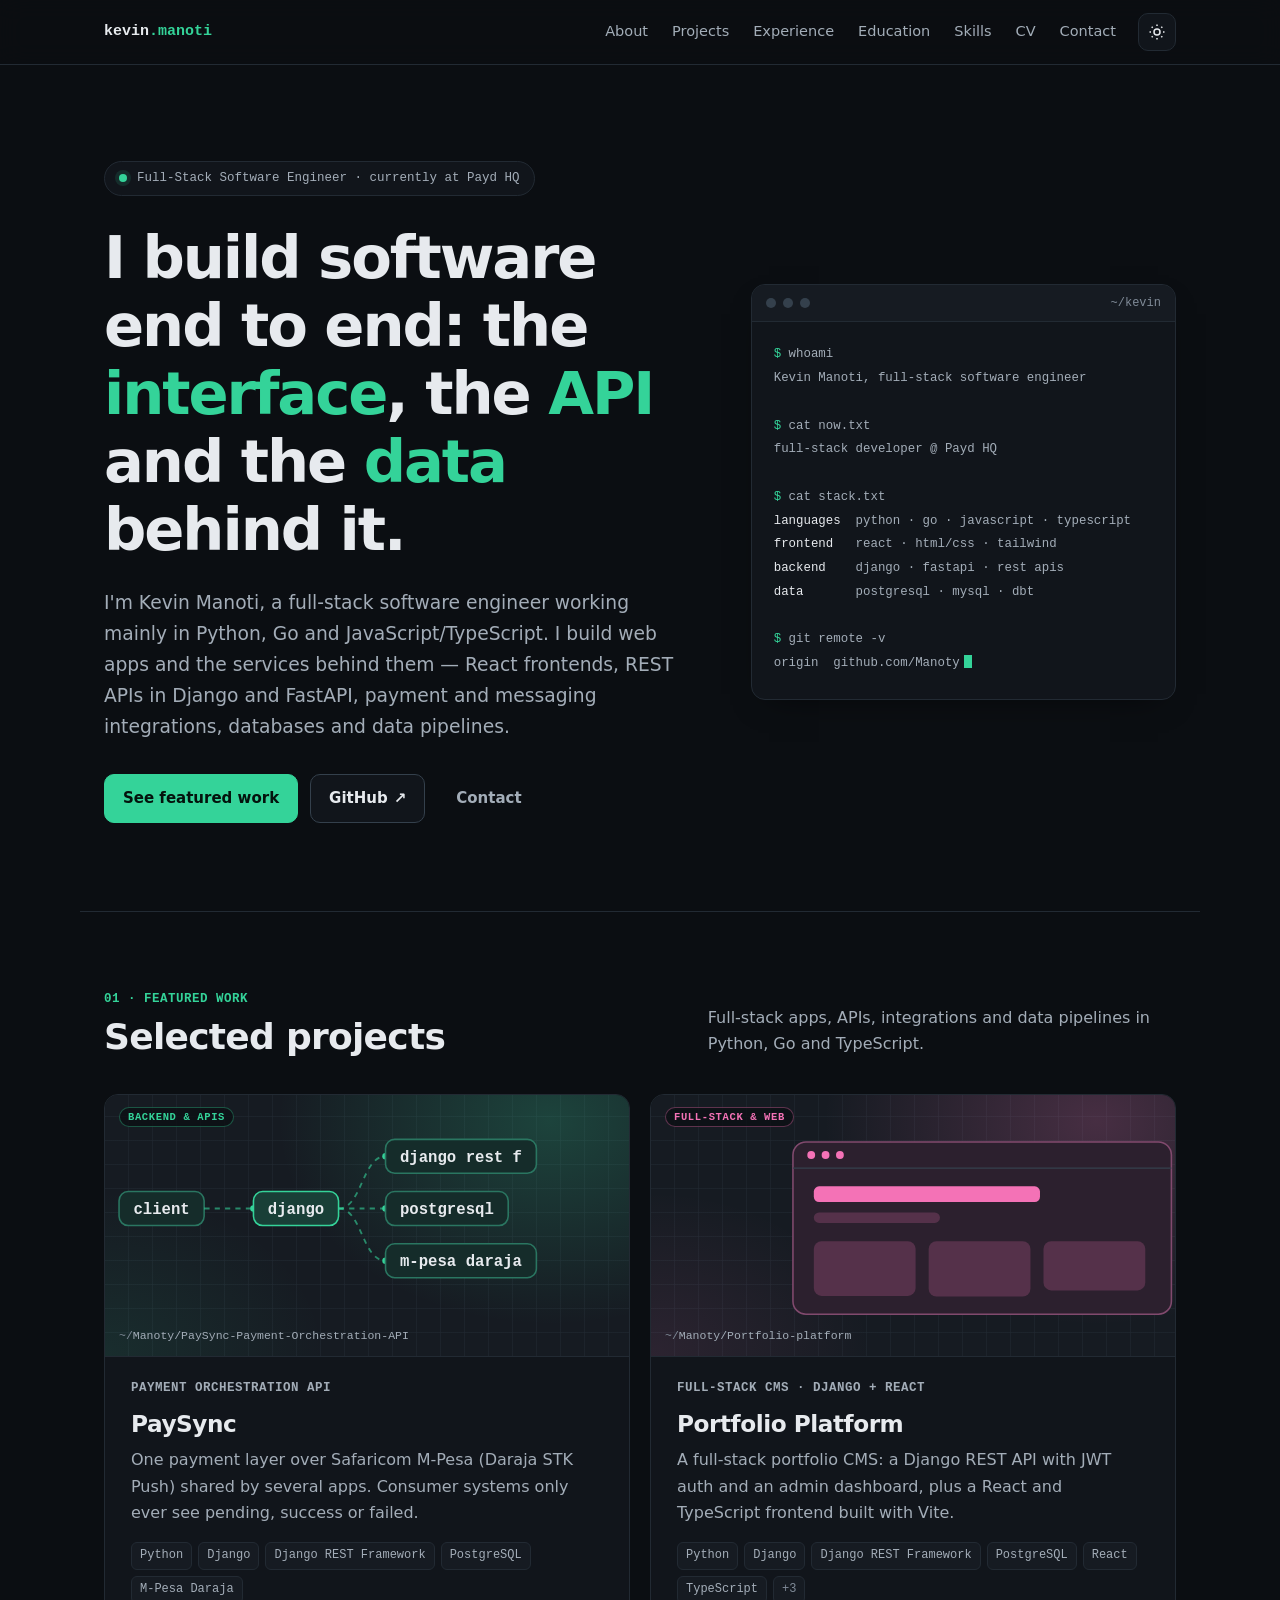
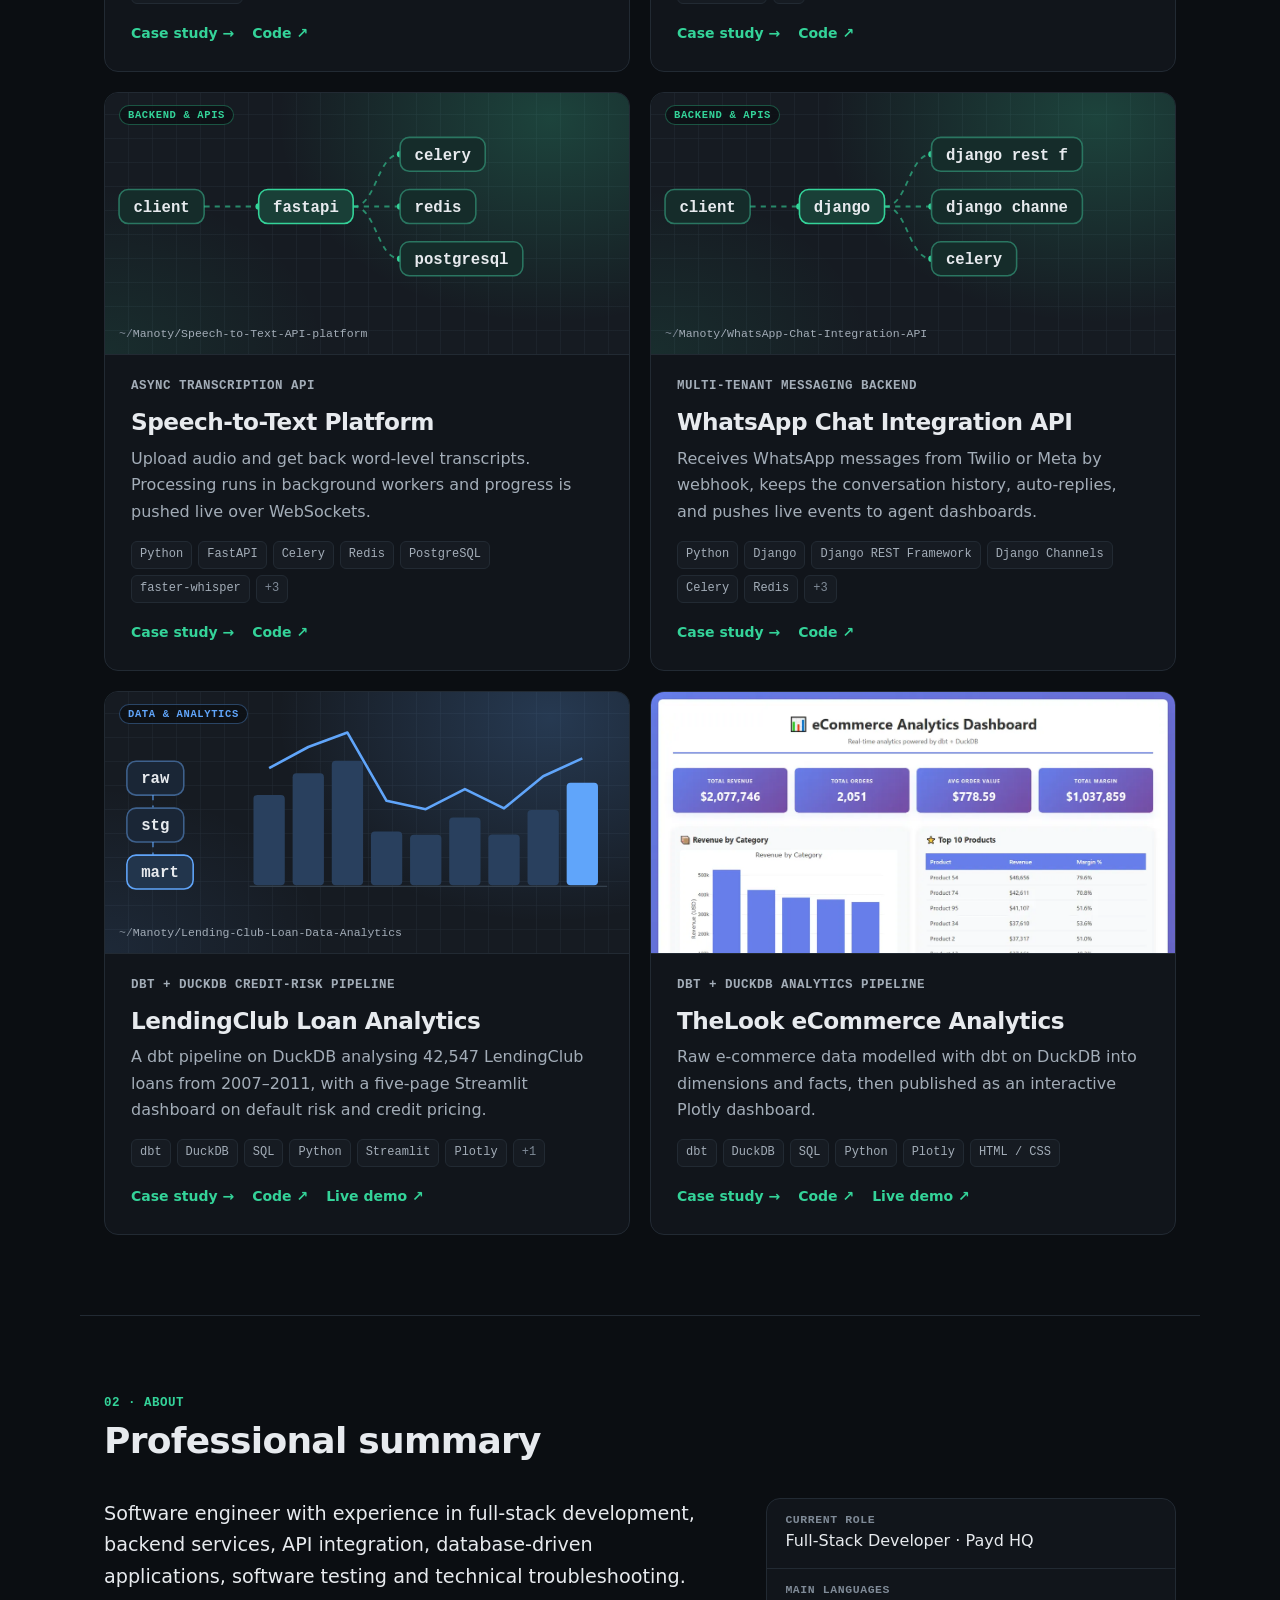
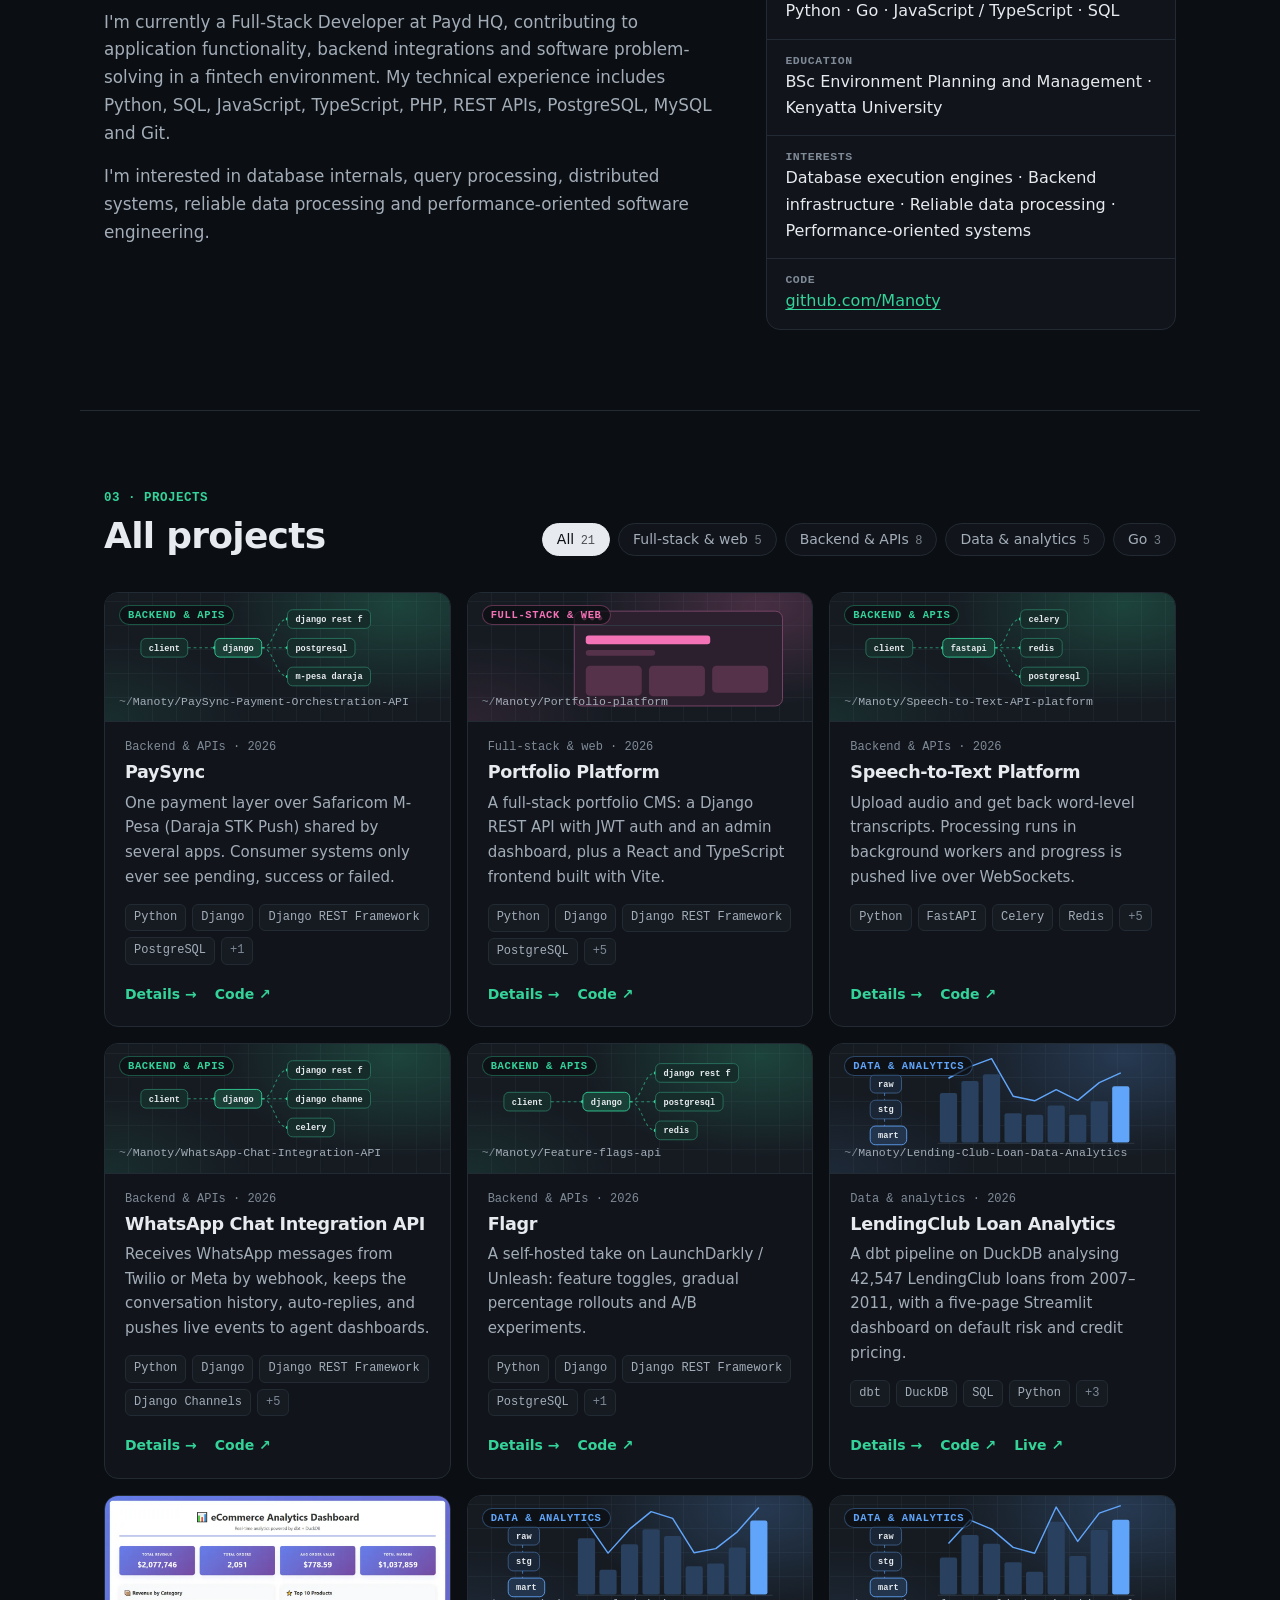
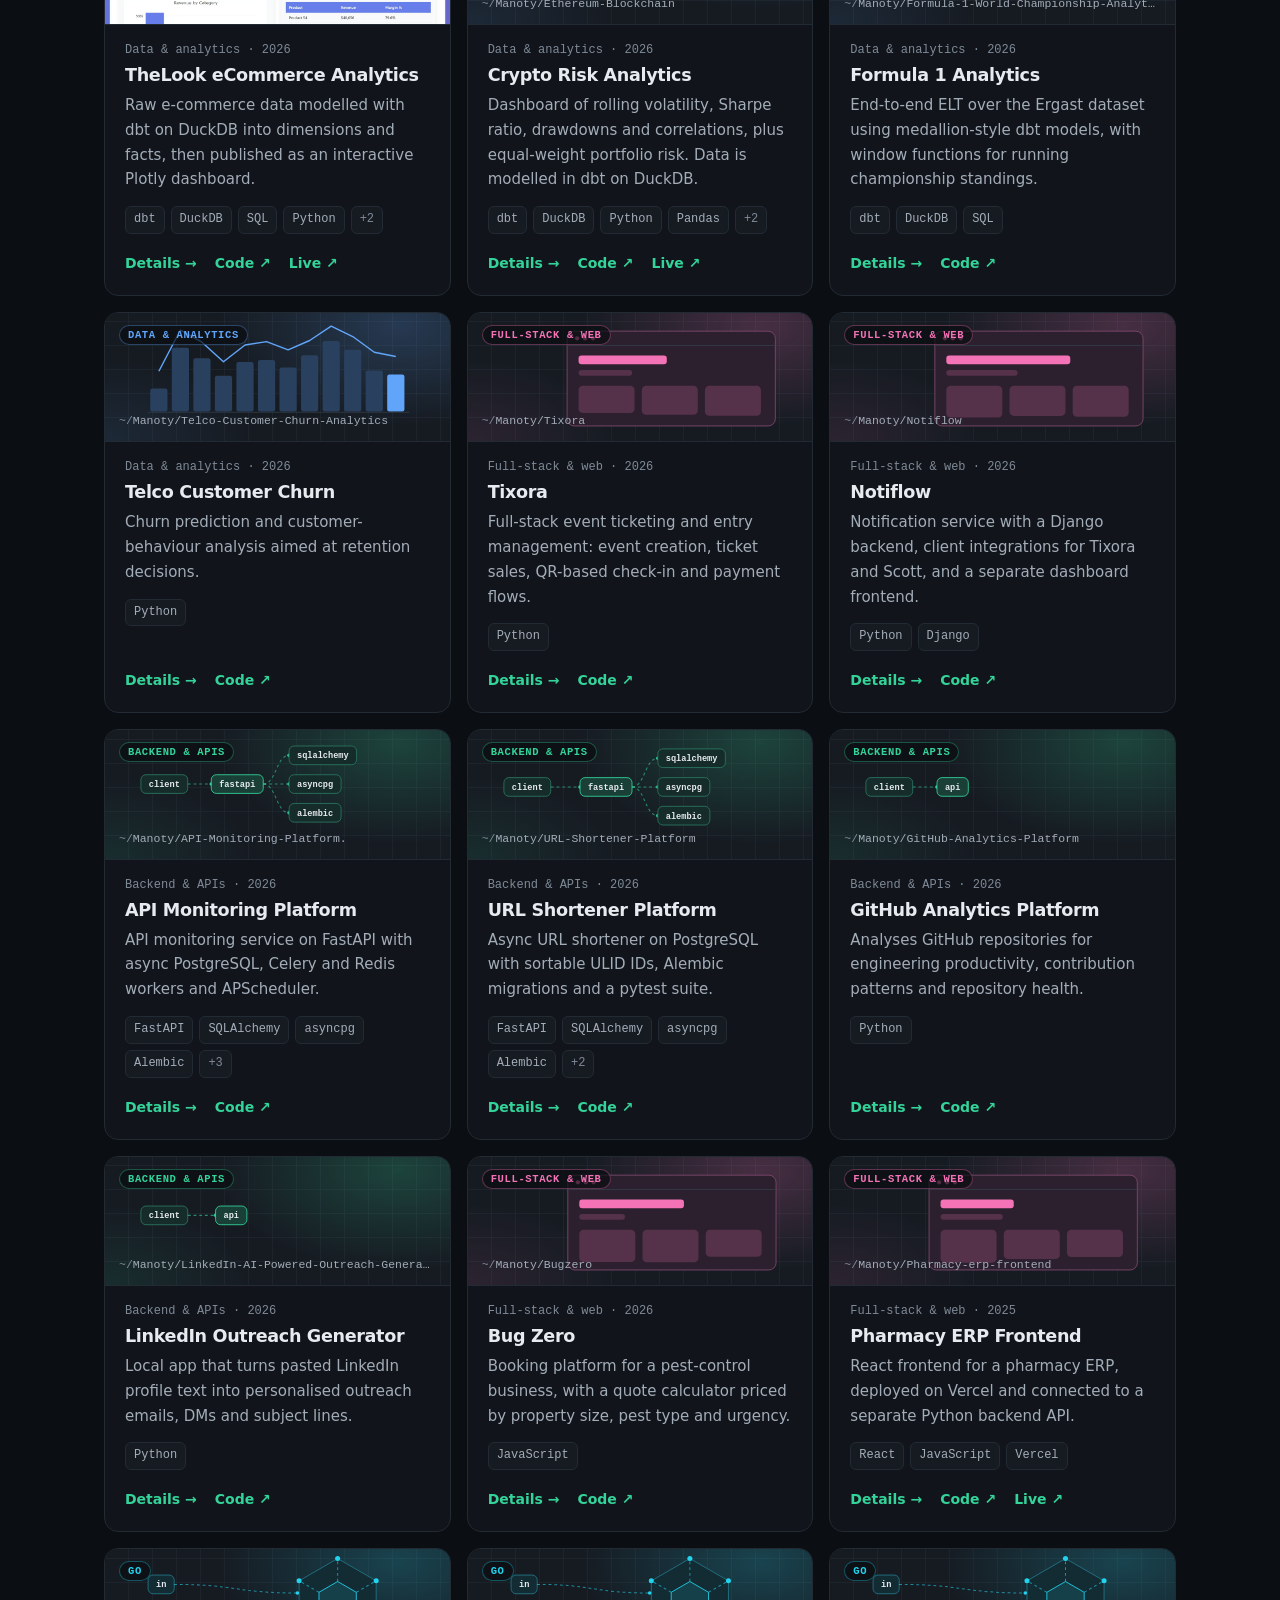
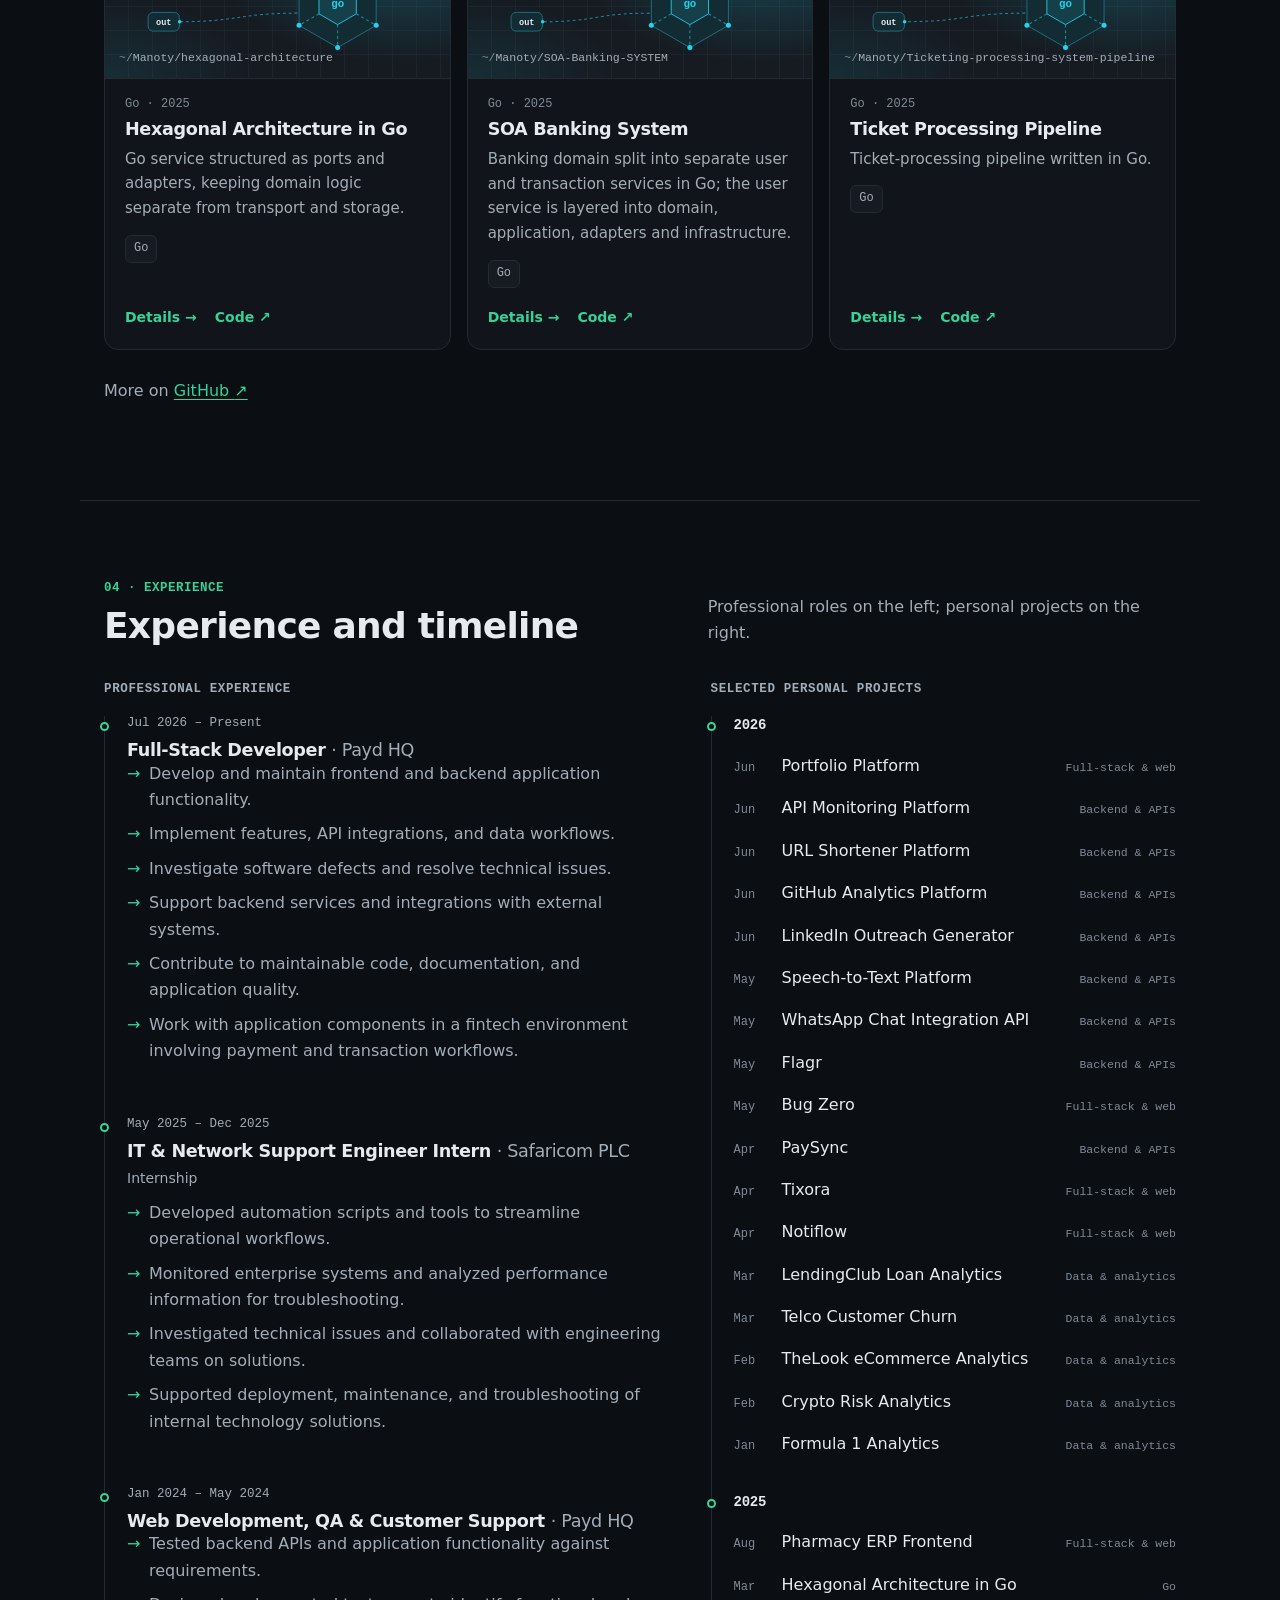
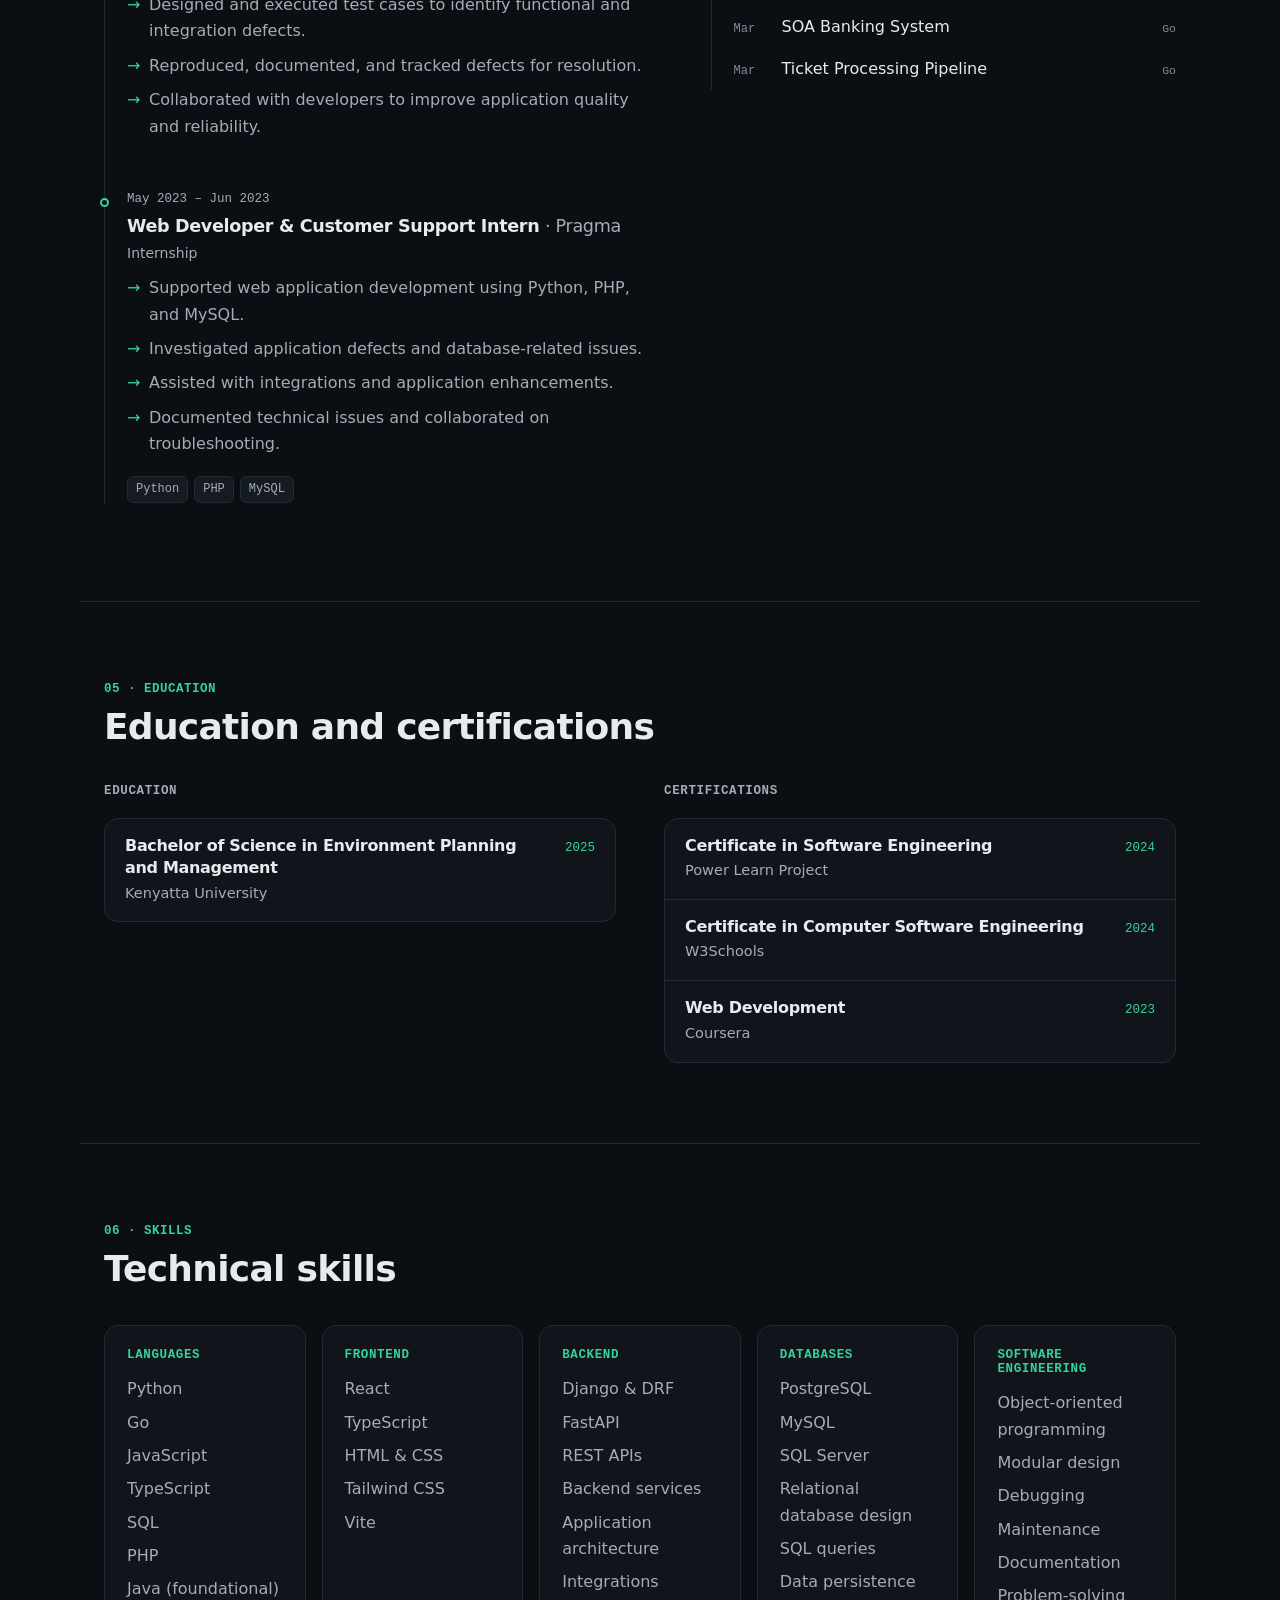
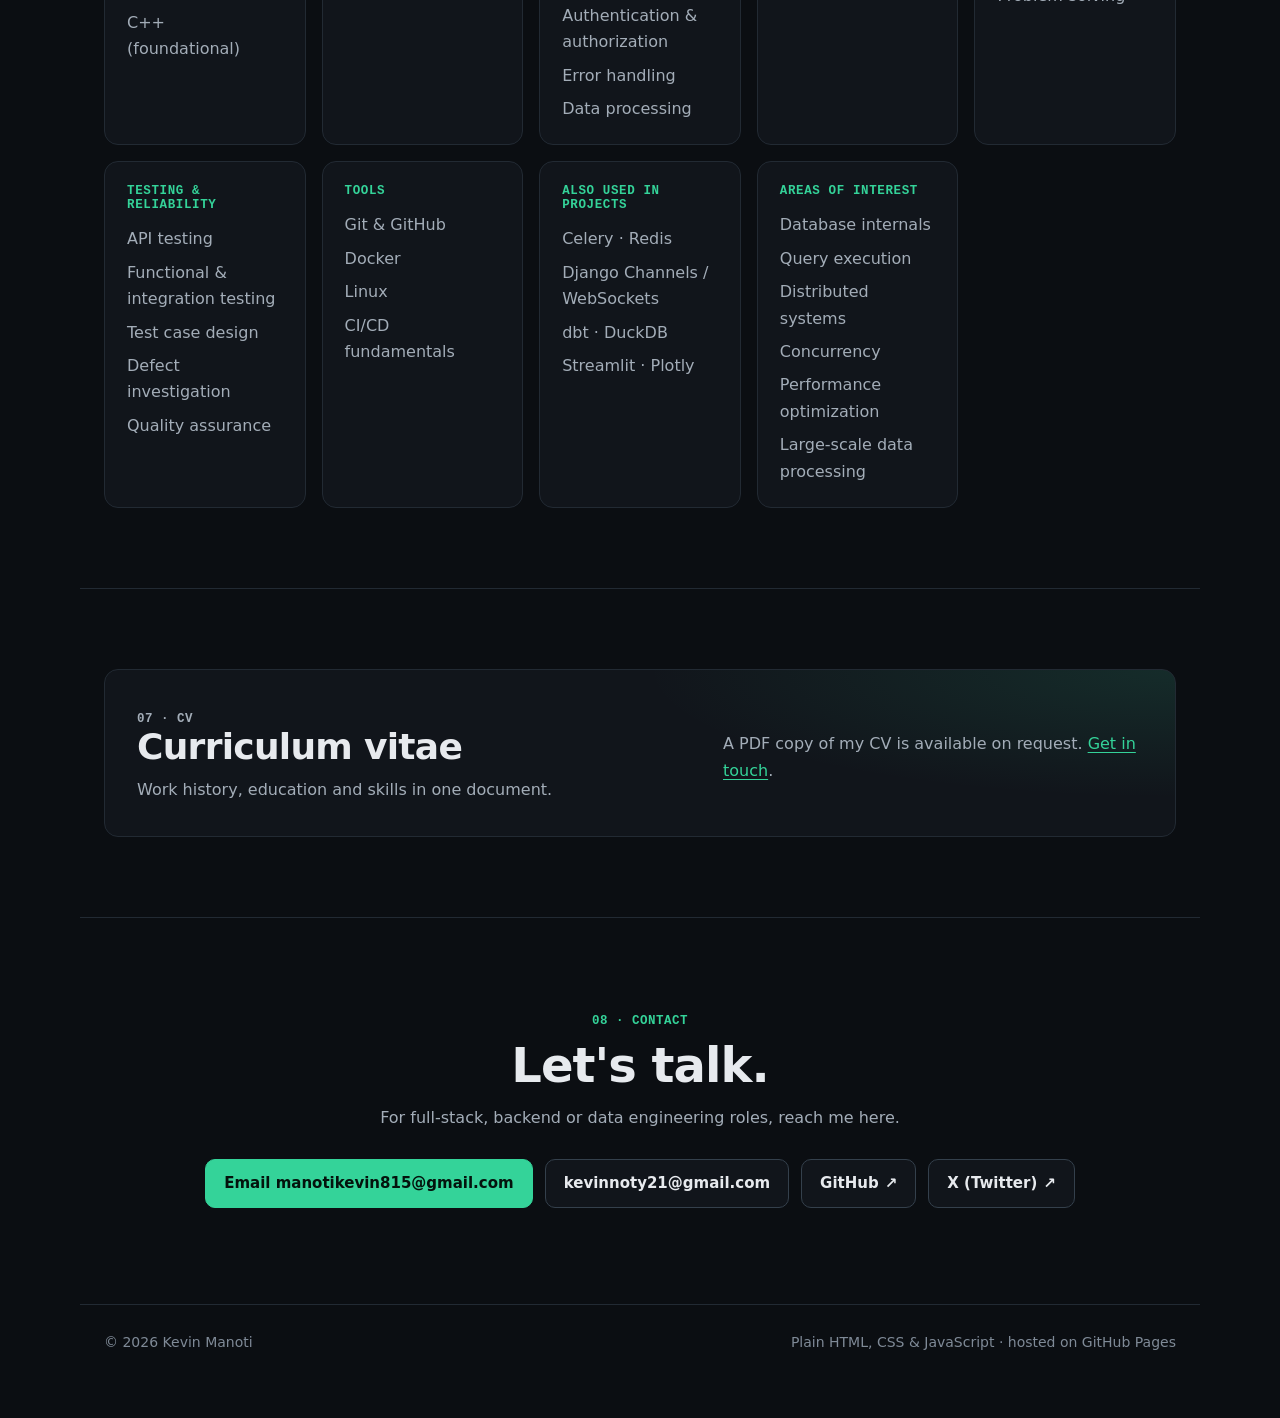
<file: site/index.html>
<!doctype html>
<html lang="en" data-theme="dark">
<head>
  <meta charset="utf-8">
  <meta name="viewport" content="width=device-width, initial-scale=1">
  <title>Kevin Manoti · Full-Stack Software Engineer</title>
  <meta name="description" content="Kevin Manoti, full-stack software engineer working in Python, Go and JavaScript/TypeScript: web apps, APIs, integrations and data pipelines.">
  <meta property="og:title" content="Kevin Manoti · Full-Stack Software Engineer">
  <meta property="og:description" content="Full-stack software engineer: web apps, APIs, integrations and data pipelines in Python, Go and JavaScript/TypeScript.">
  <meta property="og:type" content="website">
  <meta name="theme-color" content="#0b0e12">
  <link rel="icon" href="data:image/svg+xml,<svg xmlns='http://www.w3.org/2000/svg' viewBox='0 0 32 32'><rect width='32' height='32' rx='7' fill='%2310b981'/><text x='16' y='22' font-family='monospace' font-size='15' font-weight='700' text-anchor='middle' fill='white'>KM</text></svg>">
  <link rel="stylesheet" href="styles.css">
  <script>
    // Apply saved theme before paint to avoid a flash
    document.documentElement.classList.add('js');
    try { const t = localStorage.getItem('theme'); if (t) document.documentElement.dataset.theme = t; } catch (e) {}
  </script>
</head>
<body data-page="home">
  <a class="skip-link" href="#main">Skip to content</a>

  <header class="nav">
    <div class="wrap nav-inner">
      <a href="index.html" class="logo" aria-label="Kevin Manoti, home">kevin<span>.manoti</span></a>
      <button class="icon-btn menu-toggle" id="menuToggle" aria-expanded="false" aria-controls="siteNav" aria-label="Menu">
        <svg viewBox="0 0 24 24" width="20" height="20" fill="none" stroke="currentColor" stroke-width="2" aria-hidden="true"><path d="M4 7h16M4 12h16M4 17h16"/></svg>
      </button>
      <nav class="nav-links" id="siteNav" aria-label="Main">
        <a href="#about">About</a>
        <a href="#projects">Projects</a>
        <a href="#experience">Experience</a>
        <a href="#education">Education</a>
        <a href="#skills">Skills</a>
        <a href="#cv">CV</a>
        <a href="#contact">Contact</a>
      </nav>
      <button class="icon-btn theme-toggle" id="themeToggle" aria-label="Use light theme">
        <svg class="icon-sun" viewBox="0 0 24 24" width="18" height="18" fill="none" stroke="currentColor" stroke-width="2" aria-hidden="true"><circle cx="12" cy="12" r="4"/><path d="M12 2v2M12 20v2M4.9 4.9l1.4 1.4M17.7 17.7l1.4 1.4M2 12h2M20 12h2M4.9 19.1l1.4-1.4M17.7 6.3l1.4-1.4"/></svg>
        <svg class="icon-moon" viewBox="0 0 24 24" width="18" height="18" fill="none" stroke="currentColor" stroke-width="2" aria-hidden="true"><path d="M21 12.8A9 9 0 1 1 11.2 3a7 7 0 0 0 9.8 9.8z"/></svg>
      </button>
    </div>
  </header>

  <main id="main">
    <!-- HERO -->
    <section class="hero wrap">
      <div class="hero-text">
        <p class="eyebrow"><span class="dot" aria-hidden="true"></span> Full-Stack Software Engineer · currently at Payd HQ</p>
        <h1>I build software end to end: the <em>interface</em>, the <em>API</em> and the <em>data</em> behind it.</h1>
        <p class="lede">
          I'm Kevin Manoti, a full-stack software engineer working mainly in Python, Go and
          JavaScript/TypeScript. I build web apps and the services behind them — React frontends, REST APIs
          in Django and FastAPI, payment and messaging integrations, databases and data pipelines.
        </p>
        <div class="cta">
          <a class="btn btn-primary" href="#work">See featured work</a>
          <a class="btn" href="https://github.com/Manoty" data-github target="_blank" rel="noopener">GitHub <span aria-hidden="true">↗</span></a>
          <a class="btn btn-ghost" href="#contact">Contact</a>
        </div>
      </div>
      <div class="terminal" aria-hidden="true">
        <div class="terminal-bar"><span></span><span></span><span></span><em>~/kevin</em></div>
<pre><code><span class="t-prompt">$</span> whoami
Kevin Manoti, full-stack software engineer

<span class="t-prompt">$</span> cat now.txt
full-stack developer @ Payd HQ

<span class="t-prompt">$</span> cat stack.txt
<span class="t-key">languages</span>  python · go · javascript · typescript
<span class="t-key">frontend</span>   react · html/css · tailwind
<span class="t-key">backend</span>    django · fastapi · rest apis
<span class="t-key">data</span>       postgresql · mysql · dbt

<span class="t-prompt">$</span> git remote -v
origin  github.com/Manoty<span class="t-cursor"></span></code></pre>
      </div>
    </section>

    <!-- FEATURED -->
    <section id="work" class="wrap section">
      <div class="section-head">
        <div>
          <p class="section-kicker">01 · Featured work</p>
          <h2>Selected projects</h2>
        </div>
        <p>Full-stack apps, APIs, integrations and data pipelines in Python, Go and TypeScript.</p>
      </div>
      <div class="featured" id="featured"></div>
    </section>

    <!-- ABOUT -->
    <section id="about" class="wrap section">
      <div class="section-head">
        <div>
          <p class="section-kicker">02 · About</p>
          <h2>Professional summary</h2>
        </div>
      </div>
      <div class="about reveal">
        <div class="about-text">
          <p>
            Software engineer with experience in full-stack development, backend services, API integration,
            database-driven applications, software testing and technical troubleshooting.
          </p>
          <p>
            I'm currently a Full-Stack Developer at Payd HQ, contributing to application functionality, backend
            integrations and software problem-solving in a fintech environment. My technical experience includes
            Python, SQL, JavaScript, TypeScript, PHP, REST APIs, PostgreSQL, MySQL and Git.
          </p>
          <p>
            I'm interested in database internals, query processing, distributed systems, reliable data processing
            and performance-oriented software engineering.
          </p>
        </div>
        <dl class="about-facts">
          <div><dt>Current role</dt><dd>Full-Stack Developer · Payd HQ</dd></div>
          <div><dt>Main languages</dt><dd>Python · Go · JavaScript / TypeScript · SQL</dd></div>
          <div><dt>Education</dt><dd>BSc Environment Planning and Management · Kenyatta University</dd></div>
          <div><dt>Interests</dt><dd>Database execution engines · Backend infrastructure · Reliable data processing · Performance-oriented systems</dd></div>
          <div><dt>Code</dt><dd><a href="https://github.com/Manoty" data-github target="_blank" rel="noopener">github.com/Manoty</a></dd></div>
        </dl>
      </div>
    </section>

    <!-- ALL PROJECTS -->
    <section id="projects" class="wrap section">
      <div class="section-head">
        <div>
          <p class="section-kicker">03 · Projects</p>
          <h2>All projects</h2>
        </div>
        <div class="filters" id="filters" role="group" aria-label="Filter projects by category"></div>
      </div>
      <p class="sr-only" id="gridStatus" role="status" aria-live="polite"></p>
      <div class="grid" id="grid"></div>
      <p class="more">More on <a href="https://github.com/Manoty?tab=repositories" target="_blank" rel="noopener">GitHub <span aria-hidden="true">↗</span></a></p>
    </section>

    <!-- EXPERIENCE + TIMELINE -->
    <section id="experience" class="wrap section">
      <div class="section-head">
        <div>
          <p class="section-kicker">04 · Experience</p>
          <h2>Experience and timeline</h2>
        </div>
        <p>Professional roles on the left; personal projects on the right.</p>
      </div>
      <div class="experience">
        <div class="exp-col" id="workHistory">
          <h3 class="col-title">Professional experience</h3>
          <ol class="tl" id="jobs"></ol>
        </div>
        <div class="exp-col" id="projectTimeline">
          <h3 class="col-title">Selected personal projects</h3>
          <ol class="tl tl-compact" id="timeline"></ol>
        </div>
      </div>
    </section>

    <!-- EDUCATION -->
    <section id="education" class="wrap section">
      <div class="section-head">
        <div>
          <p class="section-kicker">05 · Education</p>
          <h2>Education and certifications</h2>
        </div>
      </div>
      <div class="creds">
        <div id="degreesCol">
          <h3 class="col-title">Education</h3>
          <ul class="cred-list" id="degrees"></ul>
        </div>
        <div id="certsCol">
          <h3 class="col-title">Certifications</h3>
          <ul class="cred-list" id="certs"></ul>
        </div>
      </div>
    </section>

    <!-- SKILLS -->
    <section id="skills" class="wrap section">
      <div class="section-head">
        <div>
          <p class="section-kicker">06 · Skills</p>
          <h2>Technical skills</h2>
        </div>
      </div>
      <div class="stack">
        <div class="stack-col reveal">
          <h3>Languages</h3>
          <ul><li>Python</li><li>Go</li><li>JavaScript</li><li>TypeScript</li><li>SQL</li><li>PHP</li><li>Java (foundational)</li><li>C++ (foundational)</li></ul>
        </div>
        <div class="stack-col reveal">
          <h3>Frontend</h3>
          <ul><li>React</li><li>TypeScript</li><li>HTML &amp; CSS</li><li>Tailwind CSS</li><li>Vite</li></ul>
        </div>
        <div class="stack-col reveal">
          <h3>Backend</h3>
          <ul><li>Django &amp; DRF</li><li>FastAPI</li><li>REST APIs</li><li>Backend services</li><li>Application architecture</li><li>Integrations</li><li>Authentication &amp; authorization</li><li>Error handling</li><li>Data processing</li></ul>
        </div>
        <div class="stack-col reveal">
          <h3>Databases</h3>
          <ul><li>PostgreSQL</li><li>MySQL</li><li>SQL Server</li><li>Relational database design</li><li>SQL queries</li><li>Data persistence</li></ul>
        </div>
        <div class="stack-col reveal">
          <h3>Software engineering</h3>
          <ul><li>Object-oriented programming</li><li>Modular design</li><li>Debugging</li><li>Maintenance</li><li>Documentation</li><li>Problem-solving</li></ul>
        </div>
        <div class="stack-col reveal">
          <h3>Testing &amp; reliability</h3>
          <ul><li>API testing</li><li>Functional &amp; integration testing</li><li>Test case design</li><li>Defect investigation</li><li>Quality assurance</li></ul>
        </div>
        <div class="stack-col reveal">
          <h3>Tools</h3>
          <ul><li>Git &amp; GitHub</li><li>Docker</li><li>Linux</li><li>CI/CD fundamentals</li></ul>
        </div>
        <div class="stack-col reveal">
          <h3>Also used in projects</h3>
          <ul><li>Celery · Redis</li><li>Django Channels / WebSockets</li><li>dbt · DuckDB</li><li>Streamlit · Plotly</li></ul>
        </div>
        <div class="stack-col reveal">
          <h3>Areas of interest</h3>
          <ul><li>Database internals</li><li>Query execution</li><li>Distributed systems</li><li>Concurrency</li><li>Performance optimization</li><li>Large-scale data processing</li></ul>
        </div>
      </div>
    </section>

    <!-- CV -->
    <section id="cv" class="wrap section">
      <div class="cv-card reveal">
        <div>
          <p class="section-kicker">07 · CV</p>
          <h2>Curriculum vitae</h2>
          <p>Work history, education and skills in one document.</p>
        </div>
        <div class="cta" id="cvActions"></div>
      </div>
    </section>

    <!-- CONTACT -->
    <section id="contact" class="wrap section contact">
      <p class="section-kicker">08 · Contact</p>
      <h2>Let's talk.</h2>
      <p>For full-stack, backend or data engineering roles, reach me here.</p>
      <div class="cta" id="contactActions">
        <a class="btn btn-primary" href="https://github.com/Manoty" target="_blank" rel="noopener">GitHub <span aria-hidden="true">↗</span></a>
      </div>
    </section>
  </main>

  <footer class="wrap footer">
    <span>© <span id="year"></span> Kevin Manoti</span>
    <span>Plain HTML, CSS &amp; JavaScript · hosted on GitHub Pages</span>
  </footer>

  <script src="profile.js"></script>
  <script src="projects.js"></script>
  <script src="experience.js"></script>
  <script src="main.js"></script>
</body>
</html>
</file>
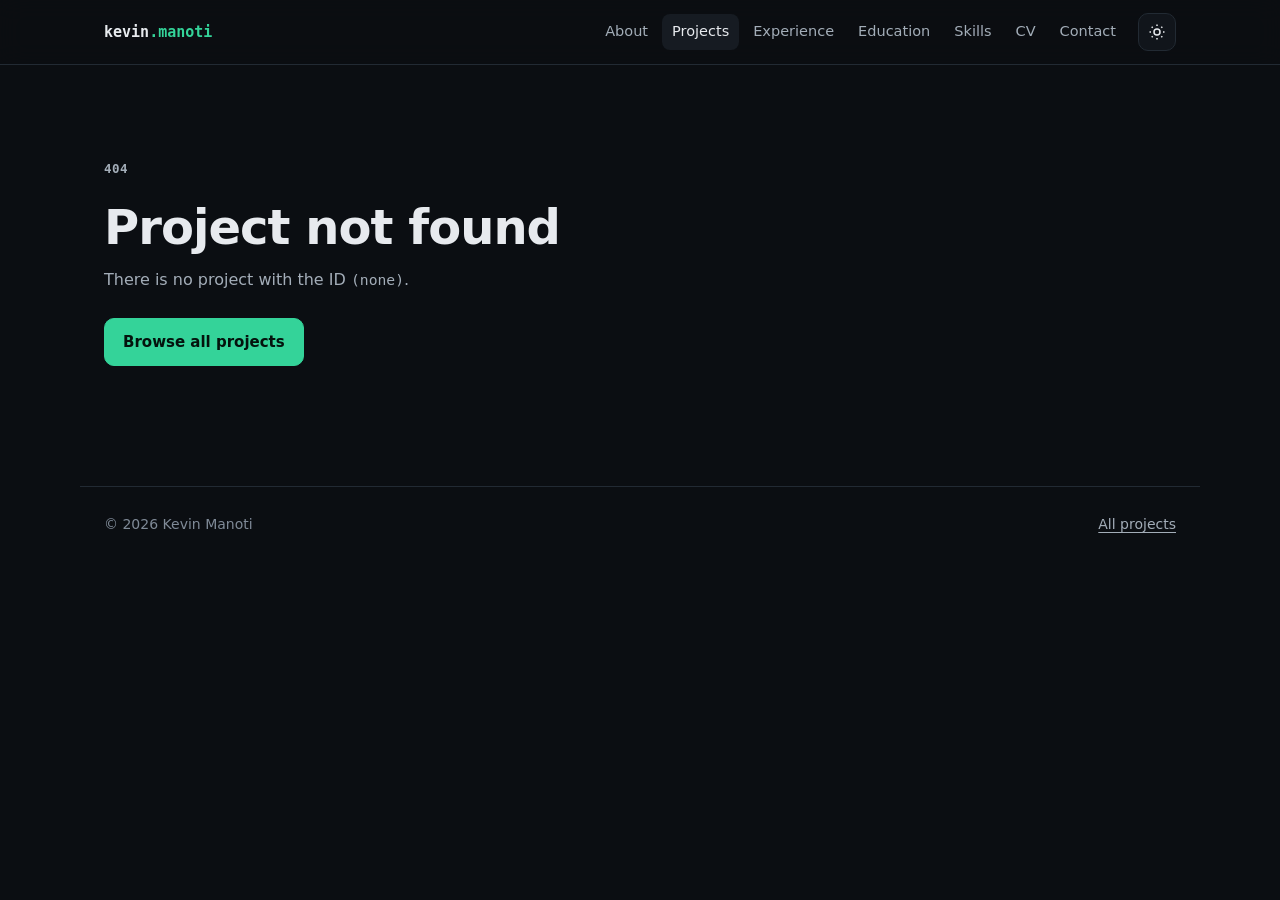
<file: site/project.html>
<!doctype html>
<html lang="en" data-theme="dark">
<head>
  <meta charset="utf-8">
  <meta name="viewport" content="width=device-width, initial-scale=1">
  <!-- Reusable template: the project is chosen by ?id=<id> and filled in from projects.js -->
  <title>Project · Kevin Manoti</title>
  <meta name="description" content="Project case study by Kevin Manoti.">
  <meta name="theme-color" content="#0b0e12">
  <link rel="icon" href="data:image/svg+xml,<svg xmlns='http://www.w3.org/2000/svg' viewBox='0 0 32 32'><rect width='32' height='32' rx='7' fill='%2310b981'/><text x='16' y='22' font-family='monospace' font-size='15' font-weight='700' text-anchor='middle' fill='white'>KM</text></svg>">
  <link rel="stylesheet" href="styles.css">
  <script>
    document.documentElement.classList.add('js');
    try { const t = localStorage.getItem('theme'); if (t) document.documentElement.dataset.theme = t; } catch (e) {}
  </script>
</head>
<body data-page="project">
  <a class="skip-link" href="#main">Skip to content</a>

  <header class="nav">
    <div class="wrap nav-inner">
      <a href="index.html" class="logo" aria-label="Kevin Manoti, home">kevin<span>.manoti</span></a>
      <button class="icon-btn menu-toggle" id="menuToggle" aria-expanded="false" aria-controls="siteNav" aria-label="Menu">
        <svg viewBox="0 0 24 24" width="20" height="20" fill="none" stroke="currentColor" stroke-width="2" aria-hidden="true"><path d="M4 7h16M4 12h16M4 17h16"/></svg>
      </button>
      <nav class="nav-links" id="siteNav" aria-label="Main">
        <a href="index.html#about">About</a>
        <a href="index.html#projects" aria-current="page">Projects</a>
        <a href="index.html#experience">Experience</a>
        <a href="index.html#education">Education</a>
        <a href="index.html#skills">Skills</a>
        <a href="index.html#cv">CV</a>
        <a href="index.html#contact">Contact</a>
      </nav>
      <button class="icon-btn theme-toggle" id="themeToggle" aria-label="Use light theme">
        <svg class="icon-sun" viewBox="0 0 24 24" width="18" height="18" fill="none" stroke="currentColor" stroke-width="2" aria-hidden="true"><circle cx="12" cy="12" r="4"/><path d="M12 2v2M12 20v2M4.9 4.9l1.4 1.4M17.7 17.7l1.4 1.4M2 12h2M20 12h2M4.9 19.1l1.4-1.4M17.7 6.3l1.4-1.4"/></svg>
        <svg class="icon-moon" viewBox="0 0 24 24" width="18" height="18" fill="none" stroke="currentColor" stroke-width="2" aria-hidden="true"><path d="M21 12.8A9 9 0 1 1 11.2 3a7 7 0 0 0 9.8 9.8z"/></svg>
      </button>
    </div>
  </header>

  <main id="main">
    <div id="project">
      <noscript><section class="wrap not-found"><h1>JavaScript required</h1><p>Project pages are rendered from projects.js. <a href="index.html">Back to the home page</a>.</p></section></noscript>
    </div>
  </main>

  <footer class="wrap footer">
    <span>© <span id="year"></span> Kevin Manoti</span>
    <a href="index.html#projects">All projects</a>
  </footer>

  <script src="profile.js"></script>
  <script src="projects.js"></script>
  <script src="main.js"></script>
</body>
</html>
</file>
<file: site/styles.css>
/* ---------------------------------------------------------------- tokens */
/* Dark is the default theme; the toggle switches to light and is remembered. */
:root {
  --bg: #0b0e12;
  --surface: #11151b;
  --surface-2: #161b22;
  --text: #e7eaee;
  --muted: #a3adb8;
  --faint: #7f8a97;
  --border: #222a33;
  --border-strong: #34404c;
  --accent: #34d399;
  --accent-ink: #04130d;
  --accent-soft: rgba(52, 211, 153, 0.12);
  --shadow: 0 1px 0 rgba(255, 255, 255, 0.03) inset, 0 12px 32px -18px rgba(0, 0, 0, 0.7);
  --mono: ui-monospace, 'SF Mono', 'Cascadia Code', 'JetBrains Mono', Menlo, Consolas, monospace;
  --sans: system-ui, -apple-system, 'Segoe UI', Roboto, 'Helvetica Neue', Arial, sans-serif;
  --radius: 14px;
  --ease: cubic-bezier(0.2, 0.7, 0.2, 1);
  color-scheme: dark;
}
:root[data-theme='light'] {
  --bg: #f7f8fa;
  --surface: #ffffff;
  --surface-2: #f1f3f5;
  --text: #111418;
  --muted: #4a5561;
  --faint: #636d79;
  --border: #e1e5e9;
  --border-strong: #c9d0d7;
  --accent: #047857;
  --accent-ink: #ffffff;
  --accent-soft: rgba(4, 120, 87, 0.1);
  --shadow: 0 10px 28px -18px rgba(15, 23, 42, 0.25);
  color-scheme: light;
}

/* ---------------------------------------------------------------- base */
*, *::before, *::after { box-sizing: border-box; }
html { scroll-behavior: smooth; scroll-padding-top: 84px; -webkit-text-size-adjust: 100%; }
body {
  margin: 0;
  background: var(--bg);
  color: var(--text);
  font: 16px/1.65 var(--sans);
  -webkit-font-smoothing: antialiased;
  overflow-x: hidden;
}
a { color: inherit; text-underline-offset: 3px; }
img { max-width: 100%; display: block; }
h1, h2, h3, h4 { line-height: 1.15; margin: 0; letter-spacing: -0.02em; }
code { font-family: var(--mono); font-size: 0.92em; }
.wrap { max-width: 1120px; margin: 0 auto; padding-left: 24px; padding-right: 24px; }

:focus-visible { outline: 2px solid var(--accent); outline-offset: 3px; border-radius: 6px; }
.skip-link {
  position: absolute; left: 16px; top: -100px; z-index: 100;
  background: var(--accent); color: var(--accent-ink); padding: 10px 16px; border-radius: 8px;
  font-weight: 700; text-decoration: none;
}
.skip-link:focus { top: 12px; }
.sr-only {
  position: absolute; width: 1px; height: 1px; padding: 0; margin: -1px;
  overflow: hidden; clip: rect(0 0 0 0); white-space: nowrap; border: 0;
}

/* ---------------------------------------------------------------- nav */
.nav {
  position: sticky; top: 0; z-index: 20;
  background: color-mix(in srgb, var(--bg) 82%, transparent);
  backdrop-filter: blur(12px);
  -webkit-backdrop-filter: blur(12px);
  border-bottom: 1px solid var(--border);
}
.nav-inner { position: relative; display: flex; align-items: center; gap: 12px; height: 64px; }
.logo { font-family: var(--mono); font-weight: 700; text-decoration: none; margin-right: auto; font-size: 15px; }
.logo span { color: var(--accent); }
.nav-links { display: flex; align-items: center; gap: 4px; }
.nav-links a {
  text-decoration: none; color: var(--muted); font-size: 14.5px;
  padding: 6px 10px; border-radius: 8px; transition: color .15s, background .15s;
}
.nav-links a:hover, .nav-links a[aria-current='page'] { color: var(--text); background: var(--surface-2); }
.icon-btn {
  display: grid; place-items: center; width: 38px; height: 38px; flex: none;
  border: 1px solid var(--border); border-radius: 10px;
  background: var(--surface); color: var(--text); cursor: pointer;
  transition: border-color .15s;
}
.icon-btn:hover { border-color: var(--border-strong); }
.menu-toggle { display: none; }
.icon-moon { display: none; }
:root[data-theme='light'] .icon-sun { display: none; }
:root[data-theme='light'] .icon-moon { display: block; }

/* ---------------------------------------------------------------- hero */
.hero {
  display: grid; grid-template-columns: minmax(0, 1.25fr) minmax(0, 0.9fr);
  gap: 56px; align-items: center; padding-top: 96px; padding-bottom: 88px;
}
.eyebrow {
  display: inline-flex; align-items: center; gap: 10px;
  font-family: var(--mono); font-size: 12.5px; color: var(--muted);
  border: 1px solid var(--border); background: var(--surface); border-radius: 999px; padding: 6px 14px;
  margin: 0 0 28px;
}
.dot { width: 8px; height: 8px; border-radius: 50%; background: var(--accent); box-shadow: 0 0 0 4px var(--accent-soft); }
.hero h1 { font-size: clamp(2.2rem, 5.2vw, 3.7rem); font-weight: 800; letter-spacing: -0.035em; }
.hero h1 em { font-style: normal; color: var(--accent); }
.lede { font-size: clamp(1.05rem, 1.8vw, 1.17rem); color: var(--muted); max-width: 60ch; margin: 24px 0 32px; }
.cta { display: flex; flex-wrap: wrap; align-items: center; gap: 12px; }

.terminal {
  background: var(--surface); border: 1px solid var(--border); border-radius: var(--radius);
  box-shadow: var(--shadow); overflow: hidden; min-width: 0;
}
.terminal-bar {
  display: flex; align-items: center; gap: 7px; padding: 11px 14px;
  border-bottom: 1px solid var(--border); background: var(--surface-2);
}
.terminal-bar span { width: 10px; height: 10px; border-radius: 50%; background: var(--border-strong); }
.terminal-bar em { margin-left: auto; font: 12px var(--mono); color: var(--faint); font-style: normal; }
.terminal pre { margin: 0; padding: 20px 22px 24px; overflow-x: auto; font: 13.5px/1.75 var(--mono); color: var(--muted); }
.t-prompt { color: var(--accent); user-select: none; }
.t-key { color: var(--text); }
.t-cursor {
  display: inline-block; width: 8px; height: 1.05em; margin-left: 4px; vertical-align: -2px;
  background: var(--accent); animation: blink 1.2s steps(1) infinite;
}
@keyframes blink { 50% { opacity: 0; } }

/* ---------------------------------------------------------------- buttons */
.btn {
  display: inline-flex; align-items: center; gap: 6px; padding: 11px 18px;
  border: 1px solid var(--border-strong); border-radius: 10px;
  background: var(--surface); color: var(--text); text-decoration: none; font-weight: 600; font-size: 15px;
  transition: border-color .15s, transform .15s var(--ease), background .15s;
}
.btn:hover { border-color: var(--text); transform: translateY(-1px); }
.btn-primary { background: var(--accent); color: var(--accent-ink); border-color: var(--accent); }
.btn-primary:hover { border-color: var(--accent); background: color-mix(in srgb, var(--accent) 88%, var(--text)); }
.btn-ghost { background: transparent; border-color: transparent; color: var(--muted); }
.btn-ghost:hover { color: var(--text); border-color: var(--border); }

/* ---------------------------------------------------------------- sections */
.section { padding-top: 80px; padding-bottom: 80px; border-top: 1px solid var(--border); }
.section-head { display: flex; flex-wrap: wrap; align-items: end; justify-content: space-between; gap: 18px 32px; margin-bottom: 36px; }
.section-head h2, .cv-card h2 { font-size: clamp(1.6rem, 3.4vw, 2.25rem); }
.section-head > p { color: var(--muted); margin: 0; max-width: 46ch; }
.section-kicker { font: 600 12.5px var(--mono); color: var(--accent); margin: 0 0 10px; letter-spacing: .04em; text-transform: uppercase; }
.kicker { font: 600 12.5px var(--mono); color: var(--accent); margin: 0 0 8px; text-transform: uppercase; letter-spacing: .04em; }

/* ---------------------------------------------------------------- thumbnails */
.thumb {
  position: relative; aspect-ratio: 16 / 6; overflow: hidden;
  background: var(--surface-2); border-bottom: 1px solid var(--border);
}
.thumb img {
  position: absolute; inset: 0; z-index: 1; width: 100%; height: 100%;
  object-fit: cover; object-position: top center;
  transition: transform .5s var(--ease);
}
/* Generated cover art (main.js -> thumbPlaceholder). --art is the category hue. */
.thumb-placeholder {
  --art: var(--accent);
  position: absolute; inset: 0;
  background:
    radial-gradient(80% 120% at 85% 10%, color-mix(in srgb, var(--art) 22%, transparent), transparent 65%),
    radial-gradient(60% 90% at 0% 100%, color-mix(in srgb, var(--art) 10%, transparent), transparent 70%),
    repeating-linear-gradient(0deg, transparent 0 23px, color-mix(in srgb, var(--border) 55%, transparent) 23px 24px),
    repeating-linear-gradient(90deg, transparent 0 23px, color-mix(in srgb, var(--border) 55%, transparent) 23px 24px),
    var(--surface-2);
}
.art { position: absolute; inset: 0; width: 100%; height: 100%; }
.art text { font: 600 12px var(--mono); fill: var(--text); }
.art .a-big { font-size: 15px; fill: var(--art); }
.a-node { fill: color-mix(in srgb, var(--surface) 88%, var(--art)); stroke: color-mix(in srgb, var(--art) 45%, var(--border)); stroke-width: 1.2; }
.a-node.a-strong { fill: color-mix(in srgb, var(--art) 22%, var(--surface)); stroke: var(--art); }
.a-link { fill: none; stroke: color-mix(in srgb, var(--art) 60%, transparent); stroke-width: 1.4; stroke-dasharray: 4 4; }
.a-dot { fill: var(--art); }
.a-bar { fill: color-mix(in srgb, var(--art) 30%, var(--surface)); }
.a-bar.a-strong { fill: var(--art); }
.a-line { fill: none; stroke: var(--art); stroke-width: 2; stroke-linejoin: round; }
.a-axis { stroke: var(--border-strong); stroke-width: 1; }
.art-label {
  position: absolute; top: 12px; left: 14px;
  font: 600 10.5px var(--mono); text-transform: uppercase; letter-spacing: .06em; color: var(--art);
  background: color-mix(in srgb, var(--bg) 70%, transparent); padding: 3px 8px; border-radius: 999px;
  border: 1px solid color-mix(in srgb, var(--art) 35%, transparent);
}
.art-repo {
  position: absolute; left: 14px; right: 14px; bottom: 10px;
  font-size: 11.5px; color: var(--muted); white-space: nowrap; overflow: hidden; text-overflow: ellipsis;
}
.art-repo::before { content: '~/'; color: var(--faint); }

/* ---------------------------------------------------------------- featured */
.featured { display: grid; grid-template-columns: repeat(2, minmax(0, 1fr)); gap: 20px; }
.feature {
  display: flex; flex-direction: column; overflow: hidden;
  background: var(--surface); border: 1px solid var(--border); border-radius: var(--radius);
  transition: border-color .2s, transform .2s var(--ease);
}
.feature:hover { border-color: var(--border-strong); transform: translateY(-2px); }
.feature:hover .thumb img, .card:hover .thumb img { transform: scale(1.02); }
.feature .thumb { aspect-ratio: 16 / 8; }
.feature-media, .card-media { display: block; }
.feature-body { display: flex; flex-direction: column; flex: 1; padding: 24px 26px 26px; }
.feature h3 { font-size: 1.45rem; margin-bottom: 10px; }
.feature h3 a, .card h3 a { text-decoration: none; }
.feature h3 a:hover, .card h3 a:hover { color: var(--accent); }
.feature-body > p { color: var(--muted); margin: 0 0 16px; }

/* ---------------------------------------------------------------- tags + links */
.tags { list-style: none; padding: 0; margin: 0 0 18px; display: flex; flex-wrap: wrap; gap: 6px; }
.tags li {
  font-family: var(--mono); font-size: 12px; color: var(--muted);
  background: var(--surface-2); border: 1px solid var(--border); border-radius: 6px; padding: 3px 8px;
}
.tags .tag-more { color: var(--faint); }
.links { display: flex; flex-wrap: wrap; gap: 8px 18px; margin-top: auto; }
.links a { font-weight: 600; font-size: 14px; text-decoration: none; color: var(--accent); }
.links a:hover { text-decoration: underline; }
.status {
  display: inline-block; vertical-align: middle; font: 600 11px var(--mono); letter-spacing: .03em;
  padding: 2px 8px; border-radius: 999px; border: 1px solid var(--border-strong); color: var(--muted);
  text-transform: uppercase;
}
.status-completed { color: var(--accent); border-color: color-mix(in srgb, var(--accent) 45%, transparent); }
.status-in-progress { color: #f5b544; border-color: rgba(245, 181, 68, .45); }
:root[data-theme='light'] .status-in-progress { color: #9a6200; }

/* ---------------------------------------------------------------- filters + grid */
.filters { display: flex; flex-wrap: wrap; gap: 8px; }
.chip {
  font: 500 14px var(--sans); color: var(--muted); cursor: pointer;
  background: var(--surface); border: 1px solid var(--border); border-radius: 999px; padding: 7px 14px;
  transition: color .15s, border-color .15s, background .15s;
}
.chip:hover { color: var(--text); border-color: var(--border-strong); }
.chip[aria-pressed='true'] { background: var(--text); color: var(--bg); border-color: var(--text); }
.chip-count { font: 12px var(--mono); opacity: .7; margin-left: 2px; }
.grid { display: grid; grid-template-columns: repeat(auto-fill, minmax(290px, 1fr)); gap: 16px; }
.card {
  display: flex; flex-direction: column; overflow: hidden;
  background: var(--surface); border: 1px solid var(--border); border-radius: var(--radius);
  transition: border-color .15s, transform .2s var(--ease);
  animation: card-in .35s var(--ease) both;
}
.card:hover { border-color: var(--border-strong); transform: translateY(-2px); }
.card-body { display: flex; flex-direction: column; flex: 1; padding: 18px 20px 20px; }
.card-meta { font: 12px var(--mono); color: var(--faint); margin: 0 0 8px; display: flex; flex-wrap: wrap; gap: 8px; align-items: center; }
.card h3 { font-size: 1.1rem; margin-bottom: 8px; }
.card-body > p:not(.card-meta) { color: var(--muted); font-size: 15px; margin: 0 0 14px; }
.more { color: var(--muted); margin-top: 28px; }
.more a { color: var(--accent); }
@keyframes card-in { from { opacity: 0; transform: translateY(6px); } }

/* ---------------------------------------------------------------- about */
.about { display: grid; grid-template-columns: minmax(0, 1.5fr) minmax(0, 1fr); gap: 48px; align-items: start; }
.about-text p { margin: 0 0 16px; color: var(--muted); font-size: 1.05rem; max-width: 64ch; }
.about-text p:first-child { color: var(--text); font-size: 1.2rem; }
.about-facts, .facts {
  margin: 0; display: grid; gap: 0;
  border: 1px solid var(--border); border-radius: var(--radius); background: var(--surface);
}
.about-facts div, .facts div { padding: 14px 18px; border-top: 1px solid var(--border); }
.about-facts div:first-child, .facts div:first-child { border-top: 0; }
.about-facts dt, .facts dt { font: 600 11.5px var(--mono); color: var(--faint); text-transform: uppercase; letter-spacing: .05em; }
.about-facts dd, .facts dd { margin: 2px 0 0; }
.about-facts a, .facts a { color: var(--accent); }

/* ---------------------------------------------------------------- experience + timeline */
.experience { display: grid; grid-template-columns: minmax(0, 1.2fr) minmax(0, 1fr); gap: 48px; }
#experience.no-history .experience { grid-template-columns: minmax(0, 720px); }
.col-title { font: 600 12.5px var(--mono); color: var(--muted); text-transform: uppercase; letter-spacing: .05em; margin-bottom: 20px; }
.tl { list-style: none; margin: 0; padding: 0 0 0 22px; border-left: 1px solid var(--border); }
.tl > li { position: relative; padding-bottom: 28px; }
.tl > li::before {
  content: ''; position: absolute; left: -27px; top: 6px; width: 9px; height: 9px; border-radius: 50%;
  background: var(--bg); border: 2px solid var(--accent);
}
.tl > li:last-child { padding-bottom: 0; }
.tl-date { font: 12.5px var(--mono); color: var(--accent); margin: 0 0 4px; }
.tl-item h4 { font-size: 1.1rem; }
.tl-org { color: var(--muted); font-weight: 500; }
.tl-org a { color: inherit; }
.tl-meta { font-size: 14px; color: var(--faint); margin: 2px 0 8px; }
.tl-item > p { color: var(--muted); margin: 6px 0 10px; }
.tl-year-label { font: 700 14px var(--mono); color: var(--text); margin-bottom: 10px; line-height: 1.4; }
.tl-rows { list-style: none; margin: 0; padding: 0; display: grid; gap: 2px; }
.tl-rows li {
  display: grid; grid-template-columns: 36px minmax(0, 1fr) auto; gap: 12px; align-items: baseline;
  padding: 7px 10px; margin: 0 -10px; border-radius: 8px;
}
.tl-rows li:hover { background: var(--surface); }
.tl-month { font: 12px var(--mono); color: var(--faint); }
.tl-rows a { text-decoration: none; font-weight: 500; }
.tl-rows a:hover { color: var(--accent); text-decoration: underline; }
.tl-cat { font: 11.5px var(--mono); color: var(--faint); text-align: right; }

/* shared bullet list */
.points { margin: 0 0 18px; padding: 0; list-style: none; display: grid; gap: 8px; }
.points li { position: relative; padding-left: 22px; color: var(--muted); }
.points li::before { content: '→'; position: absolute; left: 0; color: var(--accent); }

/* ---------------------------------------------------------------- skills */
.stack { display: grid; grid-template-columns: repeat(auto-fit, minmax(190px, 1fr)); gap: 16px; }
.stack-col { border: 1px solid var(--border); border-radius: var(--radius); padding: 22px; background: var(--surface); }
.stack-col h3 { font: 600 12.5px var(--mono); text-transform: uppercase; letter-spacing: .05em; color: var(--accent); margin-bottom: 14px; }
.stack-col ul { list-style: none; margin: 0; padding: 0; display: grid; gap: 7px; color: var(--muted); }

/* ---------------------------------------------------------------- cv + contact */
.cv-card {
  display: flex; flex-wrap: wrap; align-items: center; justify-content: space-between; gap: 24px;
  padding: 32px; border: 1px solid var(--border); border-radius: var(--radius);
  background: radial-gradient(90% 140% at 100% 0%, var(--accent-soft), transparent 55%), var(--surface);
}
.cv-card p { color: var(--muted); margin: 10px 0 0; }
.cv-note { color: var(--muted); margin: 0; width: 100%; }
.cv-note a { color: var(--accent); }
#cvActions { max-width: 420px; }
.contact { text-align: center; padding-top: 96px; padding-bottom: 96px; }
.contact h2 { font-size: clamp(2rem, 5vw, 3rem); margin-bottom: 12px; }
.contact > p:not(.section-kicker) { color: var(--muted); margin: 0 0 28px; }
.contact .cta { justify-content: center; }
.footer {
  display: flex; flex-wrap: wrap; justify-content: space-between; gap: 8px;
  padding-top: 26px; padding-bottom: 40px; border-top: 1px solid var(--border);
  color: var(--faint); font-size: 14px;
}
.footer a { color: var(--muted); }

/* ---------------------------------------------------------------- project detail */
.detail-head { padding-top: 56px; padding-bottom: 40px; }
.back { display: inline-flex; gap: 6px; margin-bottom: 28px; color: var(--muted); text-decoration: none; font-size: 14.5px; }
.back:hover { color: var(--text); }
.detail-head h1 { font-size: clamp(2rem, 5vw, 3.2rem); font-weight: 800; letter-spacing: -0.03em; }
.detail-head h1 .status { font-size: 12px; margin-left: 8px; letter-spacing: .03em; }
.detail-head .lede { margin: 18px 0 28px; }

.gallery-wrap { padding-bottom: 48px; }
.gallery { display: grid; gap: 16px; }
.gallery-2 { grid-template-columns: repeat(2, minmax(0, 1fr)); }
.gallery-3 { grid-template-columns: repeat(2, minmax(0, 1fr)); }
.gallery-3 figure:first-child { grid-column: 1 / -1; }
.gallery figure { margin: 0; }
.gallery figure a { display: block; border: 1px solid var(--border); border-radius: var(--radius); overflow: hidden; background: var(--surface-2); }
.gallery figure a:hover { border-color: var(--border-strong); }
.gallery img { width: 100%; height: auto; }
.gallery figcaption { font-size: 14px; color: var(--faint); margin-top: 10px; }

.detail-grid {
  display: grid; grid-template-columns: minmax(0, 1fr) 300px; gap: 56px; align-items: start;
  padding-top: 48px; padding-bottom: 72px; border-top: 1px solid var(--border);
}
.detail-block { margin-bottom: 40px; }
.detail-block:last-child { margin-bottom: 0; }
.detail-block h2 { font-size: 1.3rem; margin-bottom: 14px; }
.detail-block p { color: var(--muted); margin: 0 0 14px; max-width: 70ch; }
.detail-aside { position: sticky; top: 88px; display: grid; gap: 22px; }
.aside-title { font: 600 11.5px var(--mono); color: var(--faint); text-transform: uppercase; letter-spacing: .05em; margin-bottom: -10px; }
.detail-aside .tags { margin: 0; }
.links-stack { flex-direction: column; gap: 10px; }

.pager { display: grid; grid-template-columns: 1fr 1fr; gap: 16px; padding-bottom: 72px; }
.pager a {
  display: grid; gap: 4px; padding: 18px 20px; text-decoration: none; font-weight: 600;
  border: 1px solid var(--border); border-radius: var(--radius); background: var(--surface);
  transition: border-color .15s;
}
.pager a:hover { border-color: var(--border-strong); }
.pager-next { text-align: right; }
.pager-label { font: 12px var(--mono); color: var(--faint); font-weight: 400; }
.not-found { padding-top: 96px; padding-bottom: 120px; }
.not-found h1 { font-size: clamp(2rem, 5vw, 3rem); margin-bottom: 12px; }
.not-found p { color: var(--muted); margin: 0 0 24px; }

/* ---------------------------------------------------------------- motion */
/* Only hidden when JS is running (html.js), so content never disappears without it. */
.js .reveal { opacity: 0; transform: translateY(14px); transition: opacity .6s var(--ease), transform .6s var(--ease); }
.js .reveal.in { opacity: 1; transform: none; }
@media (prefers-reduced-motion: reduce) {
  html { scroll-behavior: auto; }
  *, *::before, *::after { animation: none !important; transition: none !important; }
  .js .reveal { opacity: 1; transform: none; }
}

/* ---------------------------------------------------------------- tablet */
@media (max-width: 960px) {
  .hero { grid-template-columns: 1fr; gap: 40px; padding-top: 72px; padding-bottom: 72px; }
  .terminal { max-width: 560px; }
  .about, .experience { grid-template-columns: 1fr; gap: 36px; }
  .detail-grid { grid-template-columns: 1fr; gap: 40px; }
  .detail-aside { position: static; }
}

/* ---------------------------------------------------------------- mobile nav */
@media (max-width: 920px) {
  .menu-toggle { display: grid; order: 3; }
  .theme-toggle { order: 2; }
  .nav-links {
    display: none; position: absolute; top: 64px; left: 0; right: 0;
    flex-direction: column; align-items: stretch; gap: 2px;
    padding: 10px 16px 16px; background: var(--bg); border-bottom: 1px solid var(--border);
    box-shadow: 0 16px 24px -16px rgba(0, 0, 0, .5);
  }
  .nav-links.open { display: flex; }
  .nav-links a { padding: 11px 12px; font-size: 16px; }
  .featured { grid-template-columns: 1fr; }
}

/* ---------------------------------------------------------------- phone */
@media (max-width: 600px) {
  .wrap { padding-left: 16px; padding-right: 16px; }
  .hero { padding-top: 52px; padding-bottom: 60px; }
  .eyebrow { font-size: 11.5px; padding: 6px 12px; }
  .terminal pre { font-size: 12.5px; padding: 16px; }
  .section { padding-top: 60px; padding-bottom: 60px; }
  .section-head { margin-bottom: 28px; }
  .feature-body { padding: 20px; }
  .grid { grid-template-columns: 1fr; }
  .cv-card { padding: 24px; }
  .gallery-2, .gallery-3 { grid-template-columns: 1fr; }
  .tl-rows li { grid-template-columns: 34px minmax(0, 1fr); }
  .tl-cat { display: none; }
  .pager { grid-template-columns: 1fr; }
  .pager-next { text-align: left; }
  .contact { padding-top: 72px; padding-bottom: 72px; }
}

/* ---------------------------------------------------------------- education + certifications */
.creds { display: grid; grid-template-columns: repeat(2, minmax(0, 1fr)); gap: 48px; }
.cred-list { list-style: none; margin: 0; padding: 0; border: 1px solid var(--border); border-radius: var(--radius); background: var(--surface); }
.cred { display: flex; justify-content: space-between; align-items: baseline; gap: 16px; padding: 16px 20px; border-top: 1px solid var(--border); }
.cred:first-child { border-top: 0; }
.cred h4 { font-size: 1rem; line-height: 1.4; }
.cred h4 a { color: inherit; }
.cred p { margin: 2px 0 0; color: var(--muted); font-size: 14.5px; }
.cred-year { font: 12.5px var(--mono); color: var(--accent); flex: none; }
@media (max-width: 960px) { .creds { grid-template-columns: 1fr; gap: 36px; } }
</file>
